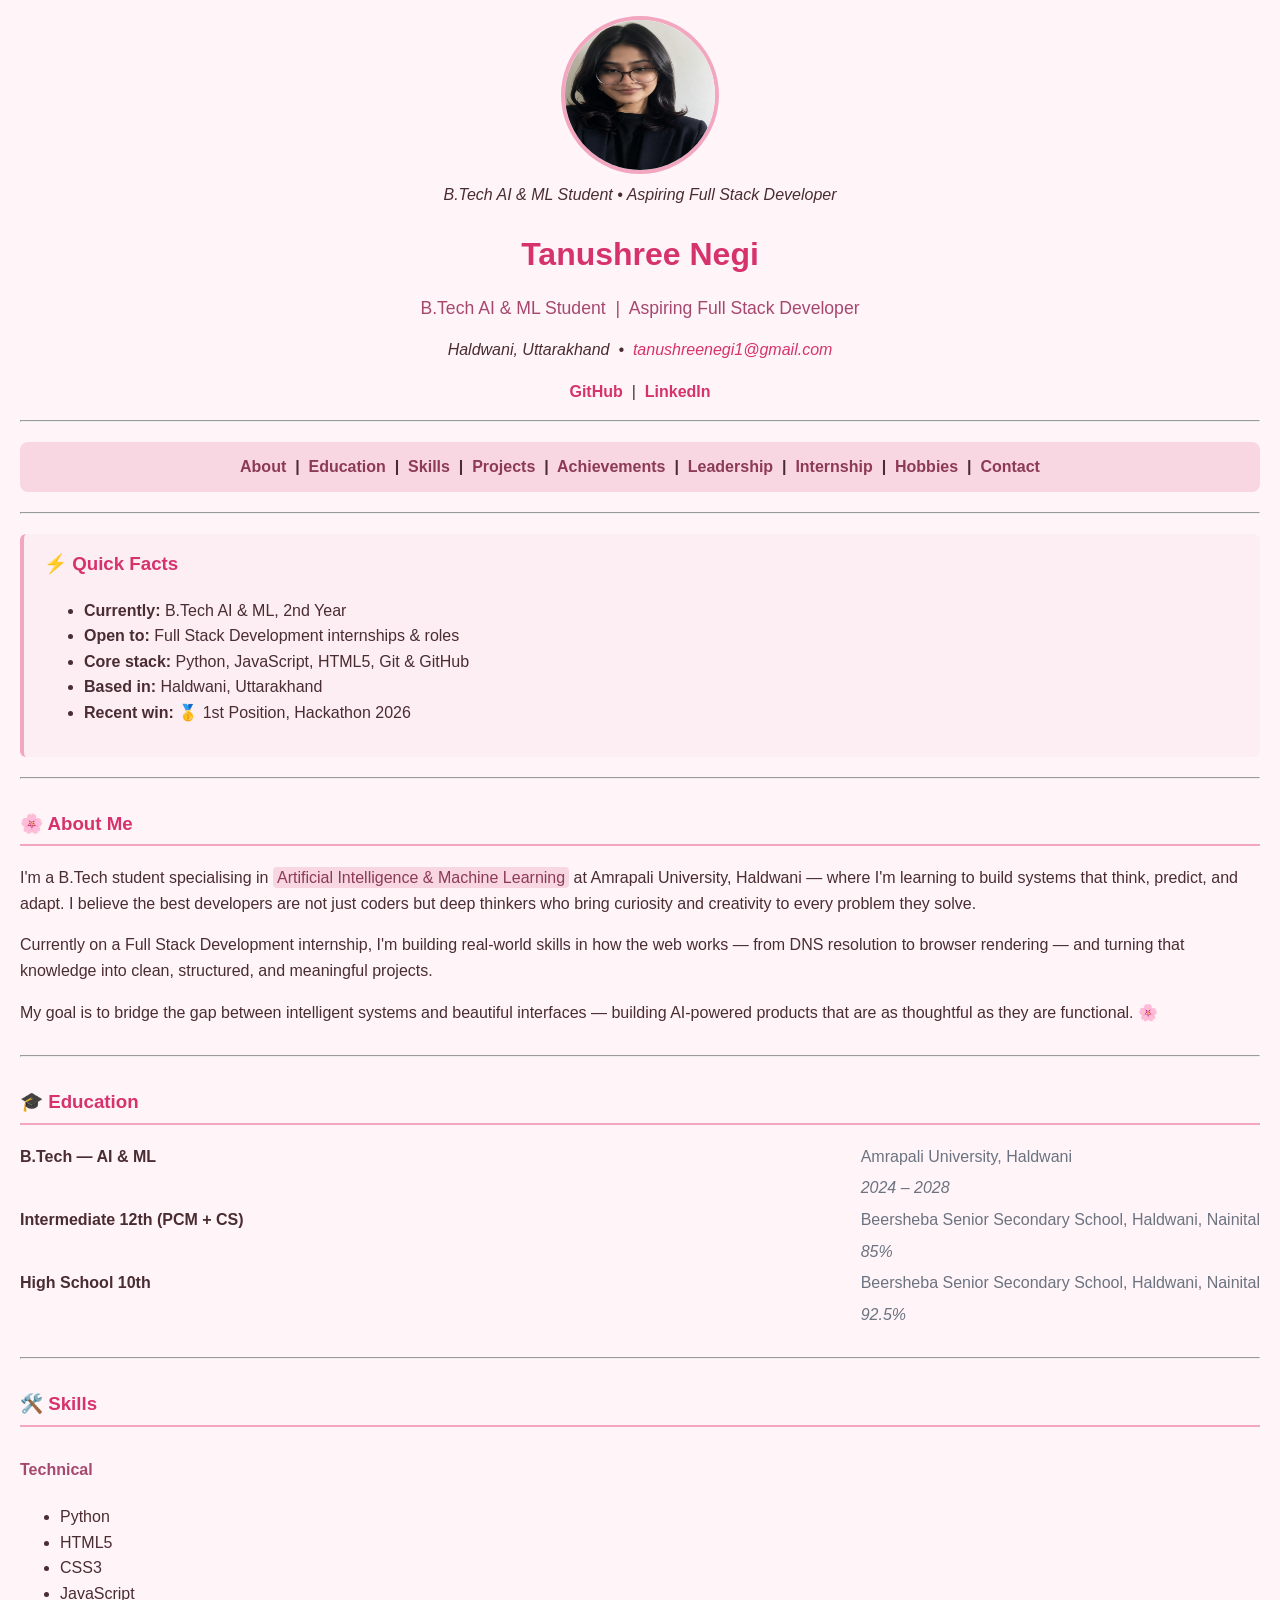
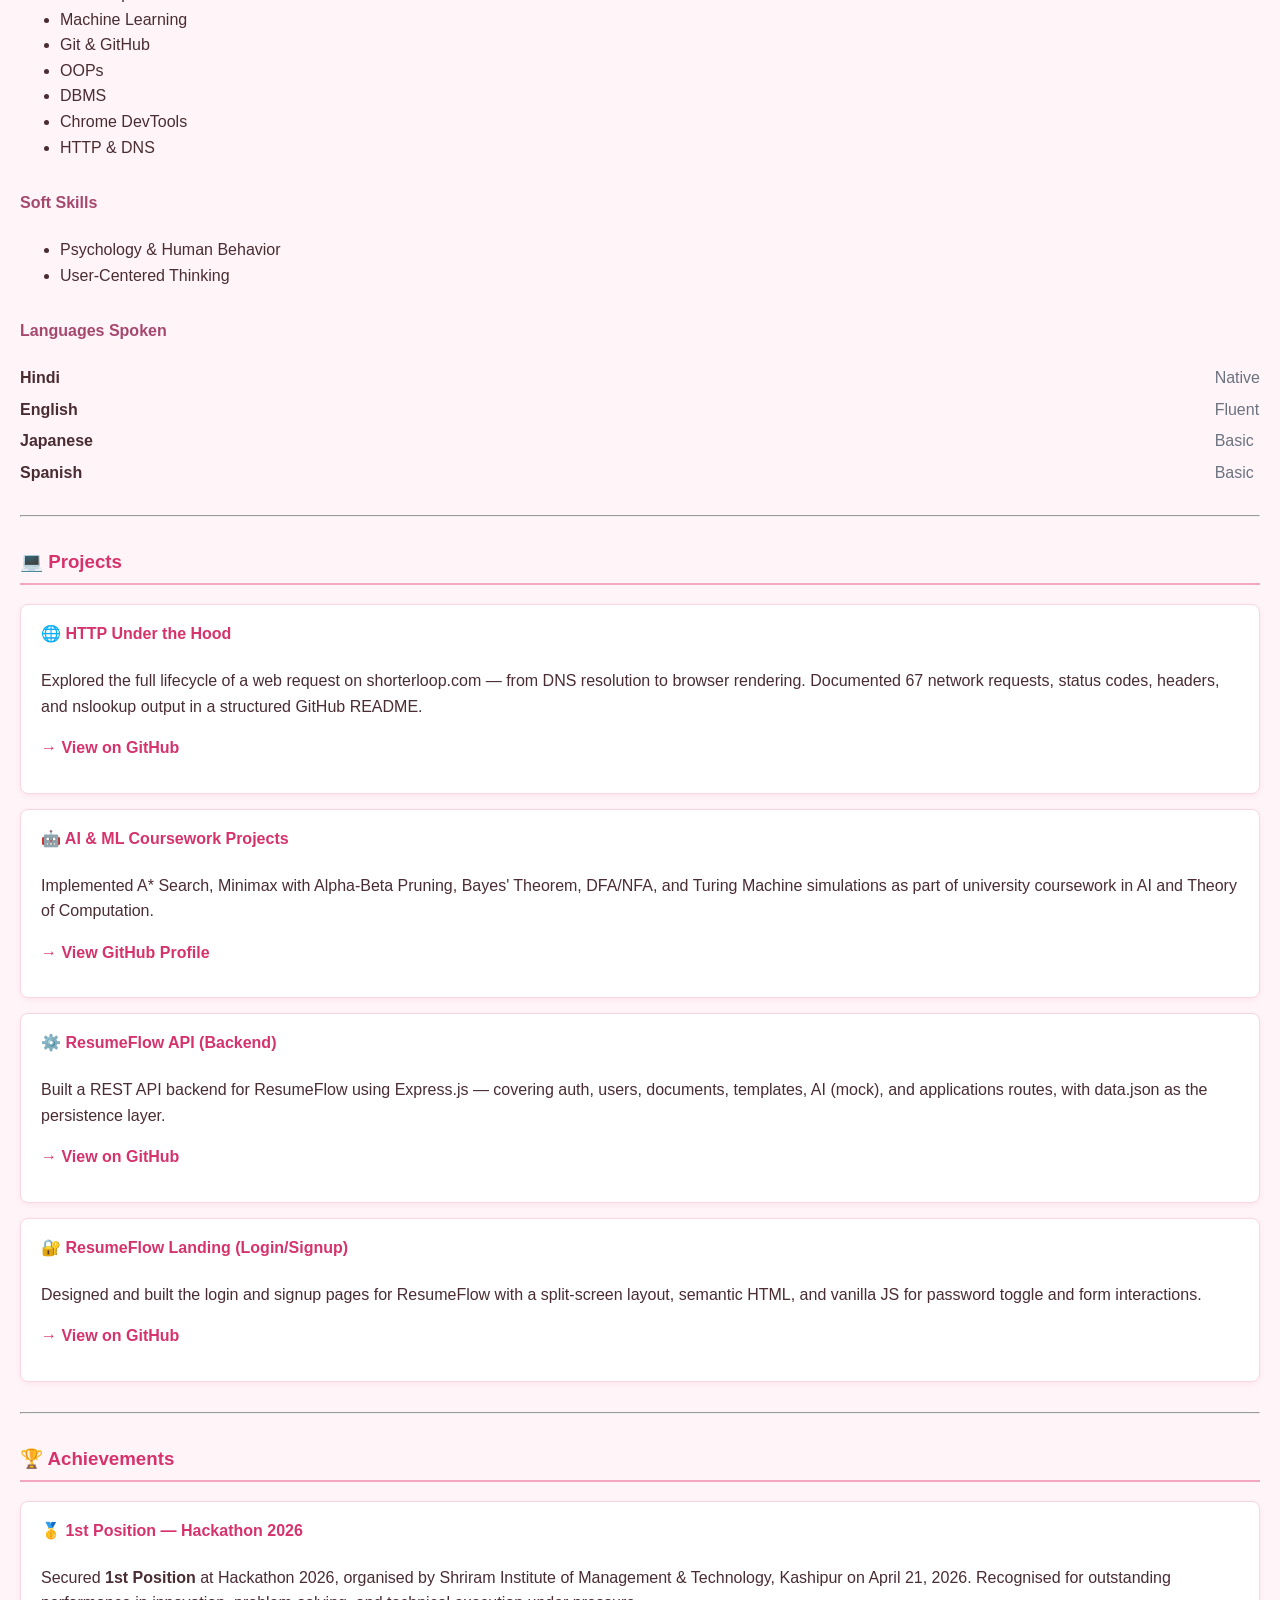
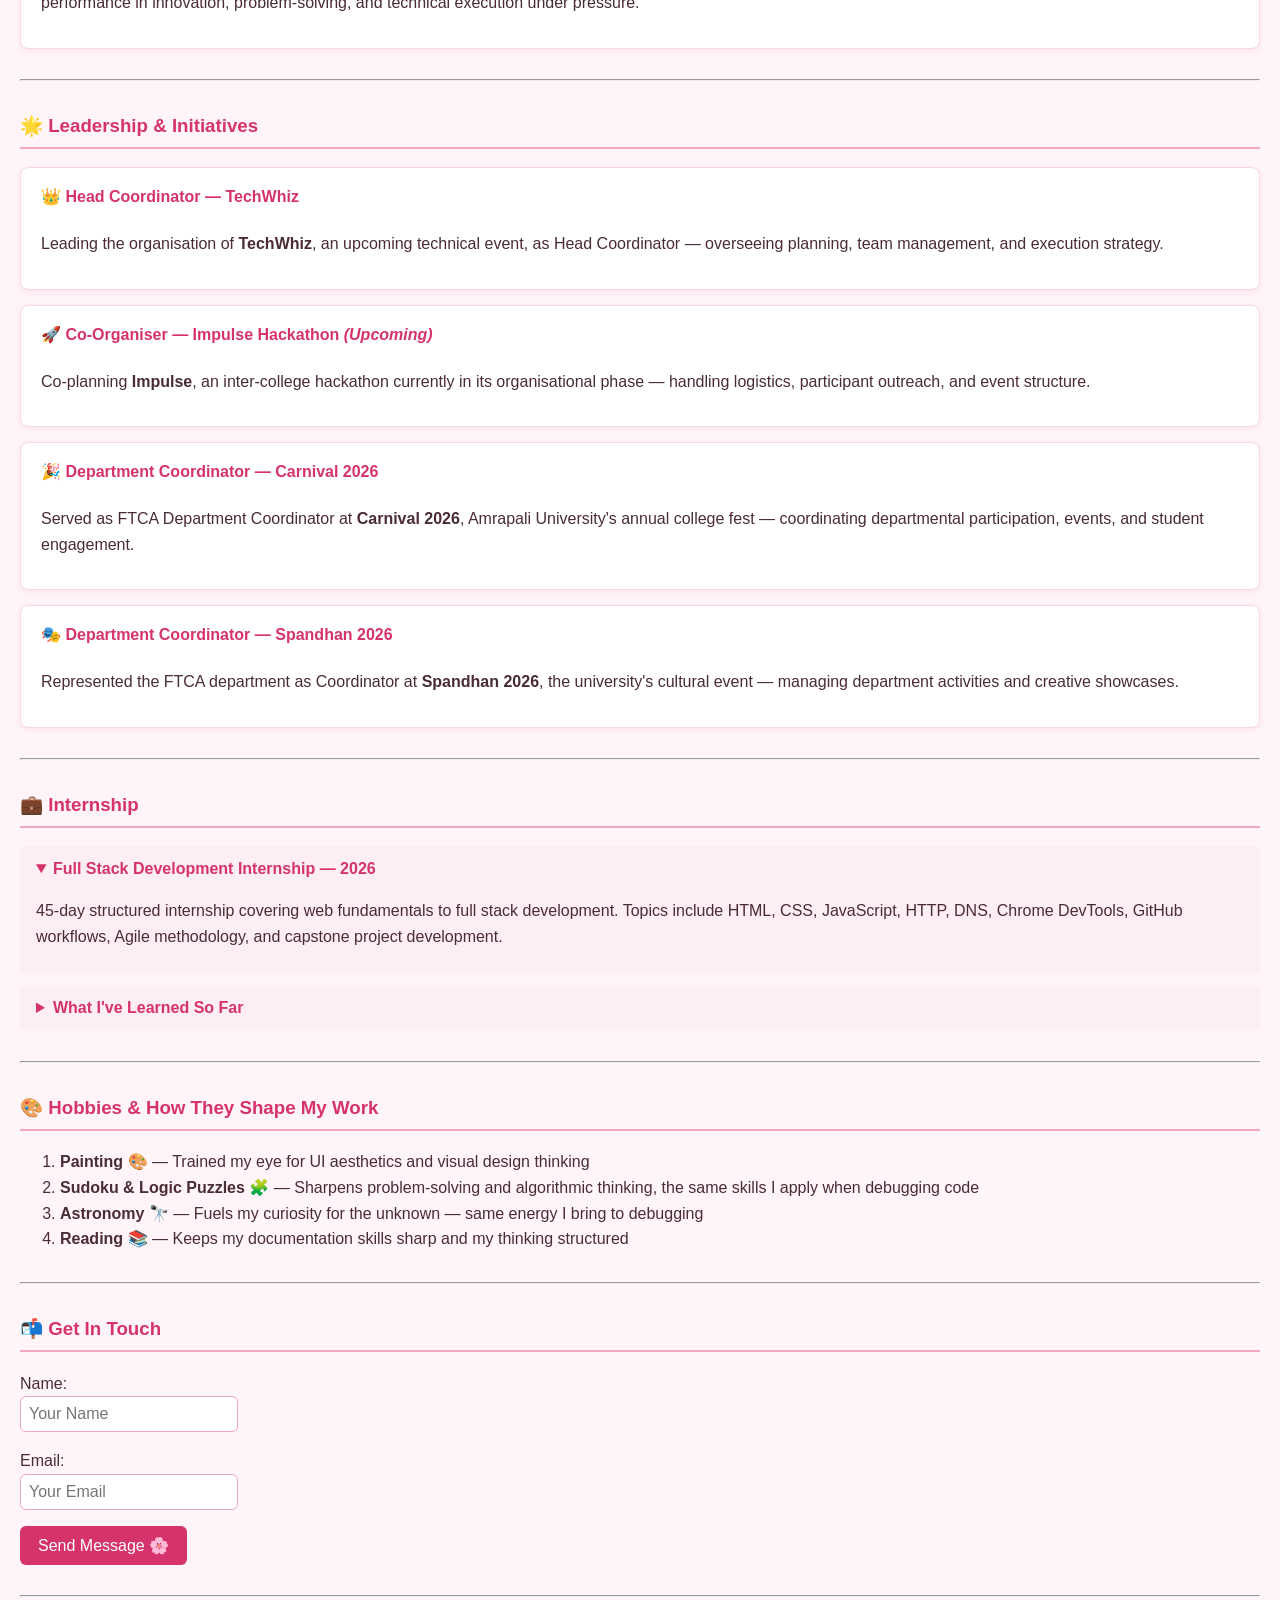
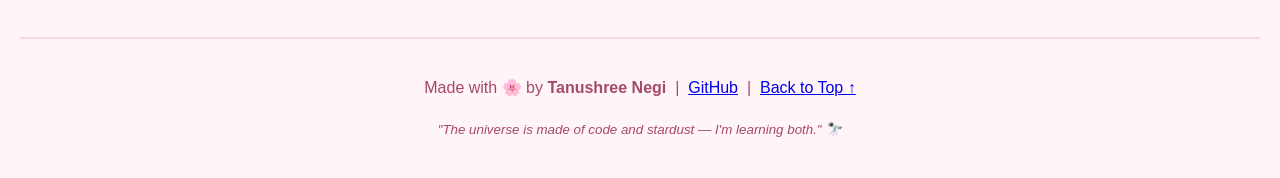
<file: index.html>
<!DOCTYPE html>
<html lang="en">

<head>
  <meta charset="UTF-8" />
  <meta name="viewport" content="width=device-width, initial-scale=1.0" />
  <title>Tanushree Negi — Aspiring Full Stack Developer</title>
  <link rel="stylesheet" href="style.css" />
</head>

<body id="top">
  <!-- ============ HEADER ============ -->
  <header class="centered">
    <figure>
      <img src="profile.png" alt="Tanushree Negi" width="150" height="150" />
      <figcaption><em>B.Tech AI & ML Student • Aspiring Full Stack Developer</em></figcaption>
    </figure>

    <hgroup>
      <h1>Tanushree Negi</h1>
      <h2>B.Tech AI & ML Student &nbsp;|&nbsp; Aspiring Full Stack Developer</h2>
    </hgroup>

    <address>
      Haldwani, Uttarakhand &nbsp;•&nbsp;
      <a href="mailto:tanushreenegi1@gmail.com">tanushreenegi1@gmail.com</a>
    </address>

    <p>
      <a href="https://github.com/TANUSHREENEGI-DEV" target="_blank" rel="noopener"><strong>GitHub</strong></a>
      &nbsp;|&nbsp;
      <a href="https://www.linkedin.com/in/tanushree-negi-36230741a" target="_blank" rel="noopener"><strong>LinkedIn</strong></a>
    </p>
  </header>

  <hr />

  <!-- ============ NAV ============ -->
  <nav class="centered">
    <strong>
      <a href="#about">About</a> &nbsp;|&nbsp;
      <a href="#education">Education</a> &nbsp;|&nbsp;
      <a href="#skills">Skills</a> &nbsp;|&nbsp;
      <a href="#projects">Projects</a> &nbsp;|&nbsp;
      <a href="#achievements">Achievements</a> &nbsp;|&nbsp;
      <a href="#leadership">Leadership</a> &nbsp;|&nbsp;
      <a href="#internship">Internship</a> &nbsp;|&nbsp;
      <a href="#hobbies">Hobbies</a> &nbsp;|&nbsp;
      <a href="#contact">Contact</a>
    </strong>
  </nav>

  <hr />

  <!-- ============ QUICK FACTS ASIDE ============ -->
  <aside>
    <h3>⚡ Quick Facts</h3>
    <ul>
      <li><strong>Currently:</strong> B.Tech AI & ML, 2nd Year</li>
      <li><strong>Open to:</strong> Full Stack Development internships & roles</li>
      <li><strong>Core stack:</strong> Python, JavaScript, HTML5, Git & GitHub</li>
      <li><strong>Based in:</strong> Haldwani, Uttarakhand</li>
      <li><strong>Recent win:</strong> 🥇 1st Position, Hackathon 2026</li>
    </ul>
  </aside>

  <hr />

  <!-- ============ MAIN ============ -->
  <main>

    <!-- ABOUT -->
    <section id="about">
      <h3>🌸 About Me</h3>
      <p>
        I'm a B.Tech student specialising in <mark>Artificial Intelligence & Machine Learning</mark>
        at Amrapali University, Haldwani — where I'm learning to build systems that think,
        predict, and adapt. I believe the best developers are not just coders but deep
        thinkers who bring curiosity and creativity to every problem they solve.
      </p>
      <p>
        Currently on a Full Stack Development internship, I'm building real-world skills in
        how the web works — from DNS resolution to browser rendering — and turning that
        knowledge into clean, structured, and meaningful projects.
      </p>
      <p>
        My goal is to bridge the gap between intelligent systems and beautiful interfaces —
        building AI-powered products that are as thoughtful as they are functional. 🌸
      </p>
    </section>

    <hr />

    <!-- EDUCATION -->
    <section id="education">
      <h3>🎓 Education</h3>

      <dl class="education-list">
        <dt>B.Tech — AI &amp; ML</dt>
        <dd>Amrapali University, Haldwani</dd>
        <dd class="meta">2024 – 2028</dd>

        <dt>Intermediate 12th (PCM + CS)</dt>
        <dd>Beersheba Senior Secondary School, Haldwani, Nainital</dd>
        <dd class="meta">85%</dd>

        <dt>High School 10th</dt>
        <dd>Beersheba Senior Secondary School, Haldwani, Nainital</dd>
        <dd class="meta">92.5%</dd>
      </dl>
    </section>

    <hr />

    <!-- SKILLS -->
    <section id="skills">
      <h3>🛠️ Skills</h3>

      <section>
        <h4>Technical</h4>
        <ul>
          <li>Python</li>
          <li>HTML5</li>
          <li>CSS3</li>
          <li>JavaScript</li>
          <li>Machine Learning</li>
          <li>Git & GitHub</li>
          <li>OOPs</li>
          <li>DBMS</li>
          <li>Chrome DevTools</li>
          <li>HTTP & DNS</li>
        </ul>
      </section>

      <section>
        <h4>Soft Skills</h4>
        <ul>
          <li>Psychology & Human Behavior</li>
          <li>User-Centered Thinking</li>
        </ul>
      </section>

      <section>
        <h4>Languages Spoken</h4>
        <dl class="language-list">
          <dt>Hindi</dt>
          <dd>Native</dd>

          <dt>English</dt>
          <dd>Fluent</dd>

          <dt>Japanese</dt>
          <dd>Basic</dd>

          <dt>Spanish</dt>
          <dd>Basic</dd>
        </dl>
      </section>
    </section>

    <hr />

    <!-- PROJECTS -->
    <section id="projects">
      <h3>💻 Projects</h3>

      <article>
        <h4>🌐 HTTP Under the Hood</h4>
        <p>
          Explored the full lifecycle of a web request on shorterloop.com — from DNS
          resolution to browser rendering. Documented 67 network requests, status codes,
          headers, and nslookup output in a structured GitHub README.
        </p>
        <p>
          <a href="https://github.com/TANUSHREENEGI-DEV/http-under-the-hood" target="_blank" rel="noopener">
            → View on GitHub
          </a>
        </p>
      </article>

      <article>
        <h4>🤖 AI & ML Coursework Projects</h4>
        <p>
          Implemented A* Search, Minimax with Alpha-Beta Pruning, Bayes' Theorem, DFA/NFA,
          and Turing Machine simulations as part of university coursework in AI and Theory
          of Computation.
        </p>
        <p>
          <a href="https://github.com/TANUSHREENEGI-DEV" target="_blank" rel="noopener">
            → View GitHub Profile
          </a>
        </p>
      </article>

      <article>
        <h4>⚙️ ResumeFlow API (Backend)</h4>
        <p>
          Built a REST API backend for ResumeFlow using Express.js — covering auth,
          users, documents, templates, AI (mock), and applications routes, with
          data.json as the persistence layer.
        </p>
        <p>
          <a href="https://github.com/TANUSHREENEGI-DEV/resume-api" target="_blank" rel="noopener">
            → View on GitHub
          </a>
        </p>
      </article>

      <article>
        <h4>🔐 ResumeFlow Landing (Login/Signup)</h4>
        <p>
          Designed and built the login and signup pages for ResumeFlow with a
          split-screen layout, semantic HTML, and vanilla JS for password toggle
          and form interactions.
        </p>
        <p>
          <a href="https://github.com/TANUSHREENEGI-DEV/resume-landing" target="_blank" rel="noopener">
            → View on GitHub
          </a>
        </p>
      </article>
    </section>

    <hr />

    <!-- ACHIEVEMENTS -->
    <section id="achievements">
      <h3>🏆 Achievements</h3>
      <article>
        <h4>🥇 1st Position — Hackathon 2026</h4>
        <p>
          Secured <strong>1st Position</strong> at Hackathon 2026, organised by Shriram
          Institute of Management & Technology, Kashipur on April 21, 2026. Recognised for
          outstanding performance in innovation, problem-solving, and technical execution
          under pressure.
        </p>
      </article>
    </section>

    <hr />

    <!-- LEADERSHIP -->
    <section id="leadership">
      <h3>🌟 Leadership & Initiatives</h3>

      <article>
        <h4>👑 Head Coordinator — TechWhiz</h4>
        <p>
          Leading the organisation of <strong>TechWhiz</strong>, an upcoming technical event,
          as Head Coordinator — overseeing planning, team management, and execution strategy.
        </p>
      </article>

      <article>
        <h4>🚀 Co-Organiser — Impulse Hackathon <em>(Upcoming)</em></h4>
        <p>
          Co-planning <strong>Impulse</strong>, an inter-college hackathon currently in its
          organisational phase — handling logistics, participant outreach, and event structure.
        </p>
      </article>

      <article>
        <h4>🎉 Department Coordinator — Carnival 2026</h4>
        <p>
          Served as FTCA Department Coordinator at <strong>Carnival 2026</strong>, Amrapali
          University's annual college fest — coordinating departmental participation, events,
          and student engagement.
        </p>
      </article>

      <article>
        <h4>🎭 Department Coordinator — Spandhan 2026</h4>
        <p>
          Represented the FTCA department as Coordinator at <strong>Spandhan 2026</strong>,
          the university's cultural event — managing department activities and creative
          showcases.
        </p>
      </article>
    </section>

    <hr />

    <!-- INTERNSHIP -->
    <section id="internship">
      <h3>💼 Internship</h3>
      <details open>
        <summary><strong>Full Stack Development Internship — 2026</strong></summary>
        <p>
          45-day structured internship covering web fundamentals to full stack development.
          Topics include HTML, CSS, JavaScript, HTTP, DNS, Chrome DevTools, GitHub workflows,
          Agile methodology, and capstone project development.
        </p>
      </details>
      <details>
        <summary><strong>What I've Learned So Far</strong></summary>
        <p>
          How browsers load websites (DNS → TCP → HTTP → Render), semantic HTML, GitHub
          repository management, network request analysis using DevTools, and writing
          professional technical documentation.
        </p>
      </details>
    </section>

    <hr />

    <!-- HOBBIES -->
    <section id="hobbies">
      <h3>🎨 Hobbies & How They Shape My Work</h3>
      <ol>
        <li><strong>Painting 🎨</strong> — Trained my eye for UI aesthetics and visual design thinking</li>
        <li><strong>Sudoku & Logic Puzzles 🧩</strong> — Sharpens problem-solving and algorithmic thinking, the same
          skills I apply when debugging code</li>
        <li><strong>Astronomy 🔭</strong> — Fuels my curiosity for the unknown — same energy I bring to debugging</li>
        <li><strong>Reading 📚</strong> — Keeps my documentation skills sharp and my thinking structured</li>
      </ol>
    </section>

    <hr />

    <!-- CONTACT -->
    <section id="contact">
      <h3>📬 Get In Touch</h3>
      <form>
        <p>
          <label for="name">Name:</label><br />
          <input type="text" id="name" name="name" placeholder="Your Name" />
        </p>
        <p>
          <label for="email">Email:</label><br />
          <input type="email" id="email" name="email" placeholder="Your Email" />
        </p>
        <p>
          <button type="submit">Send Message 🌸</button>
        </p>
      </form>
    </section>

  </main>

  <hr />

  <!-- ============ FOOTER ============ -->
  <footer class="centered">
    <p>
      Made with 🌸 by <strong>Tanushree Negi</strong> &nbsp;|&nbsp;
      <a href="https://github.com/TANUSHREENEGI-DEV" target="_blank" rel="noopener">GitHub</a>
      &nbsp;|&nbsp;
      <a href="#top">Back to Top ↑</a>
    </p>
    <p>
      <small><em>"The universe is made of code and stardust — I'm learning both." 🔭</em></small>
    </p>
  </footer>

</body>

</html>
</file>
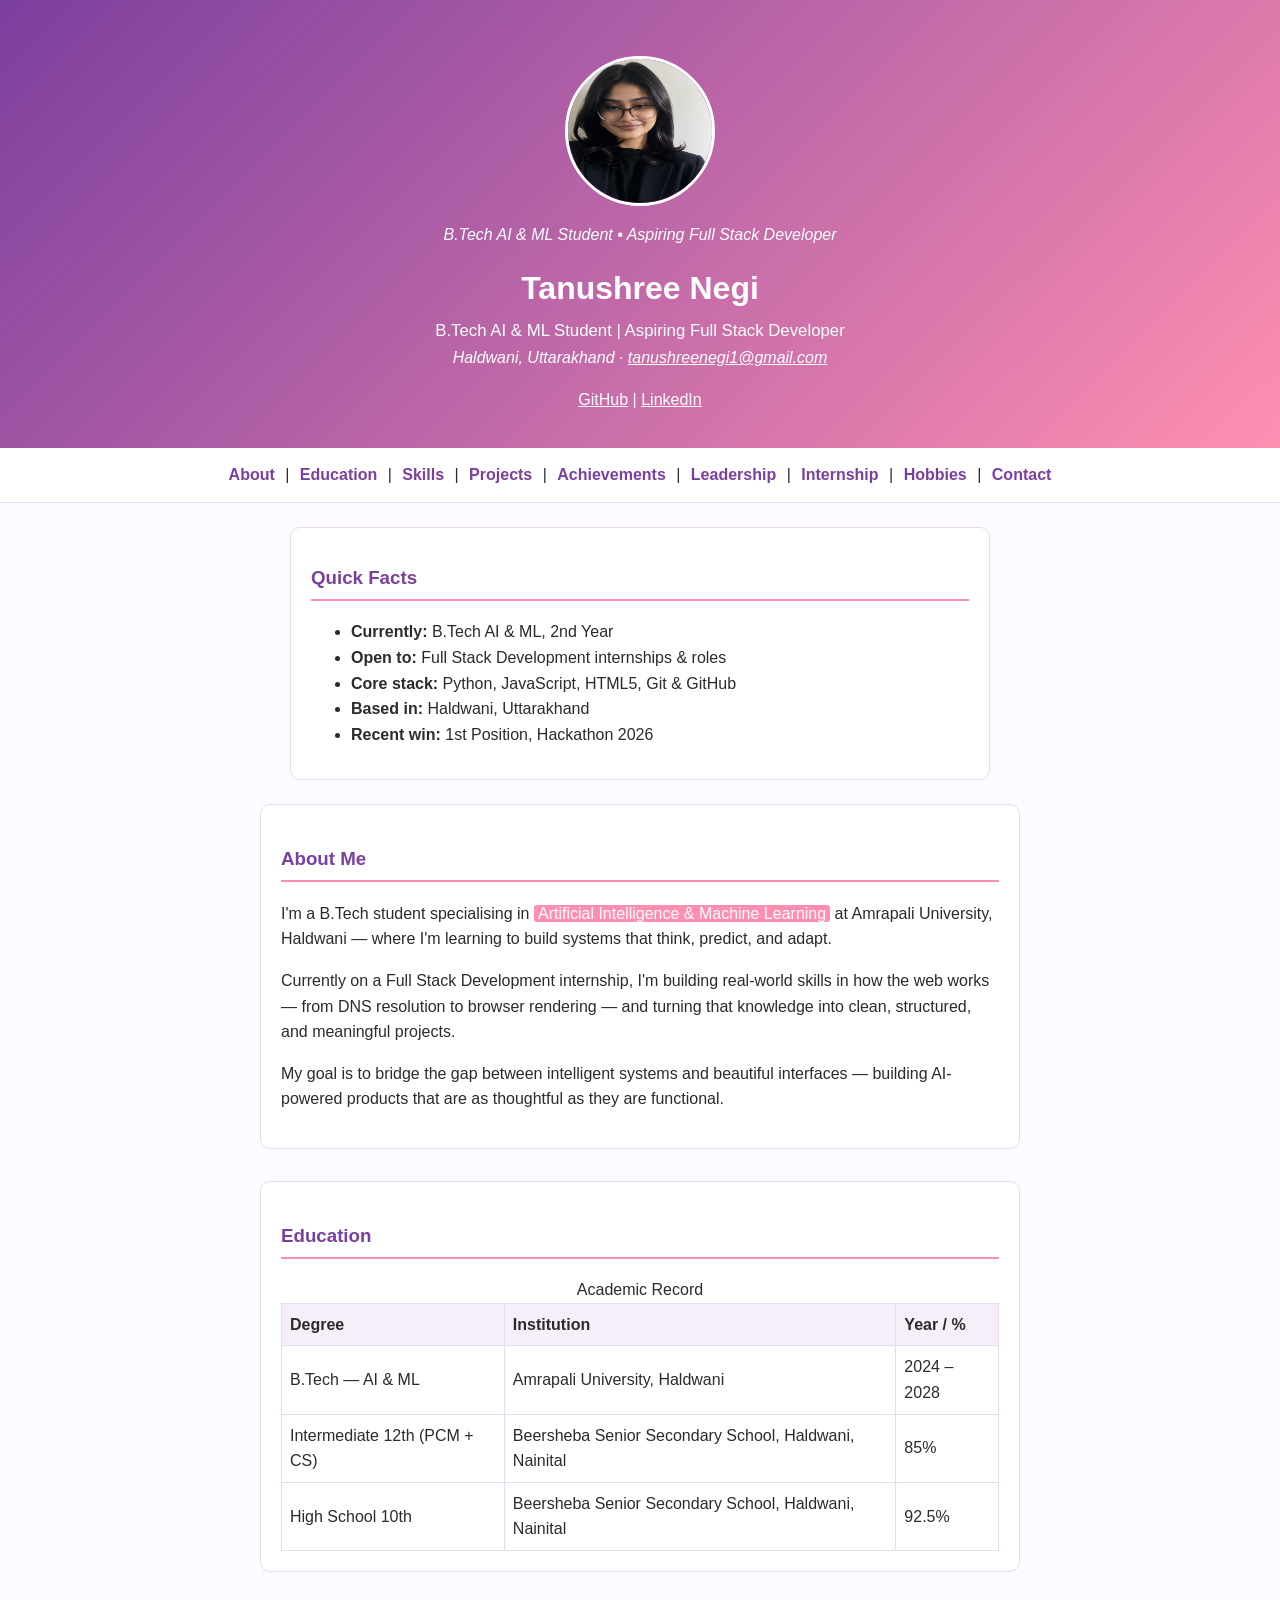
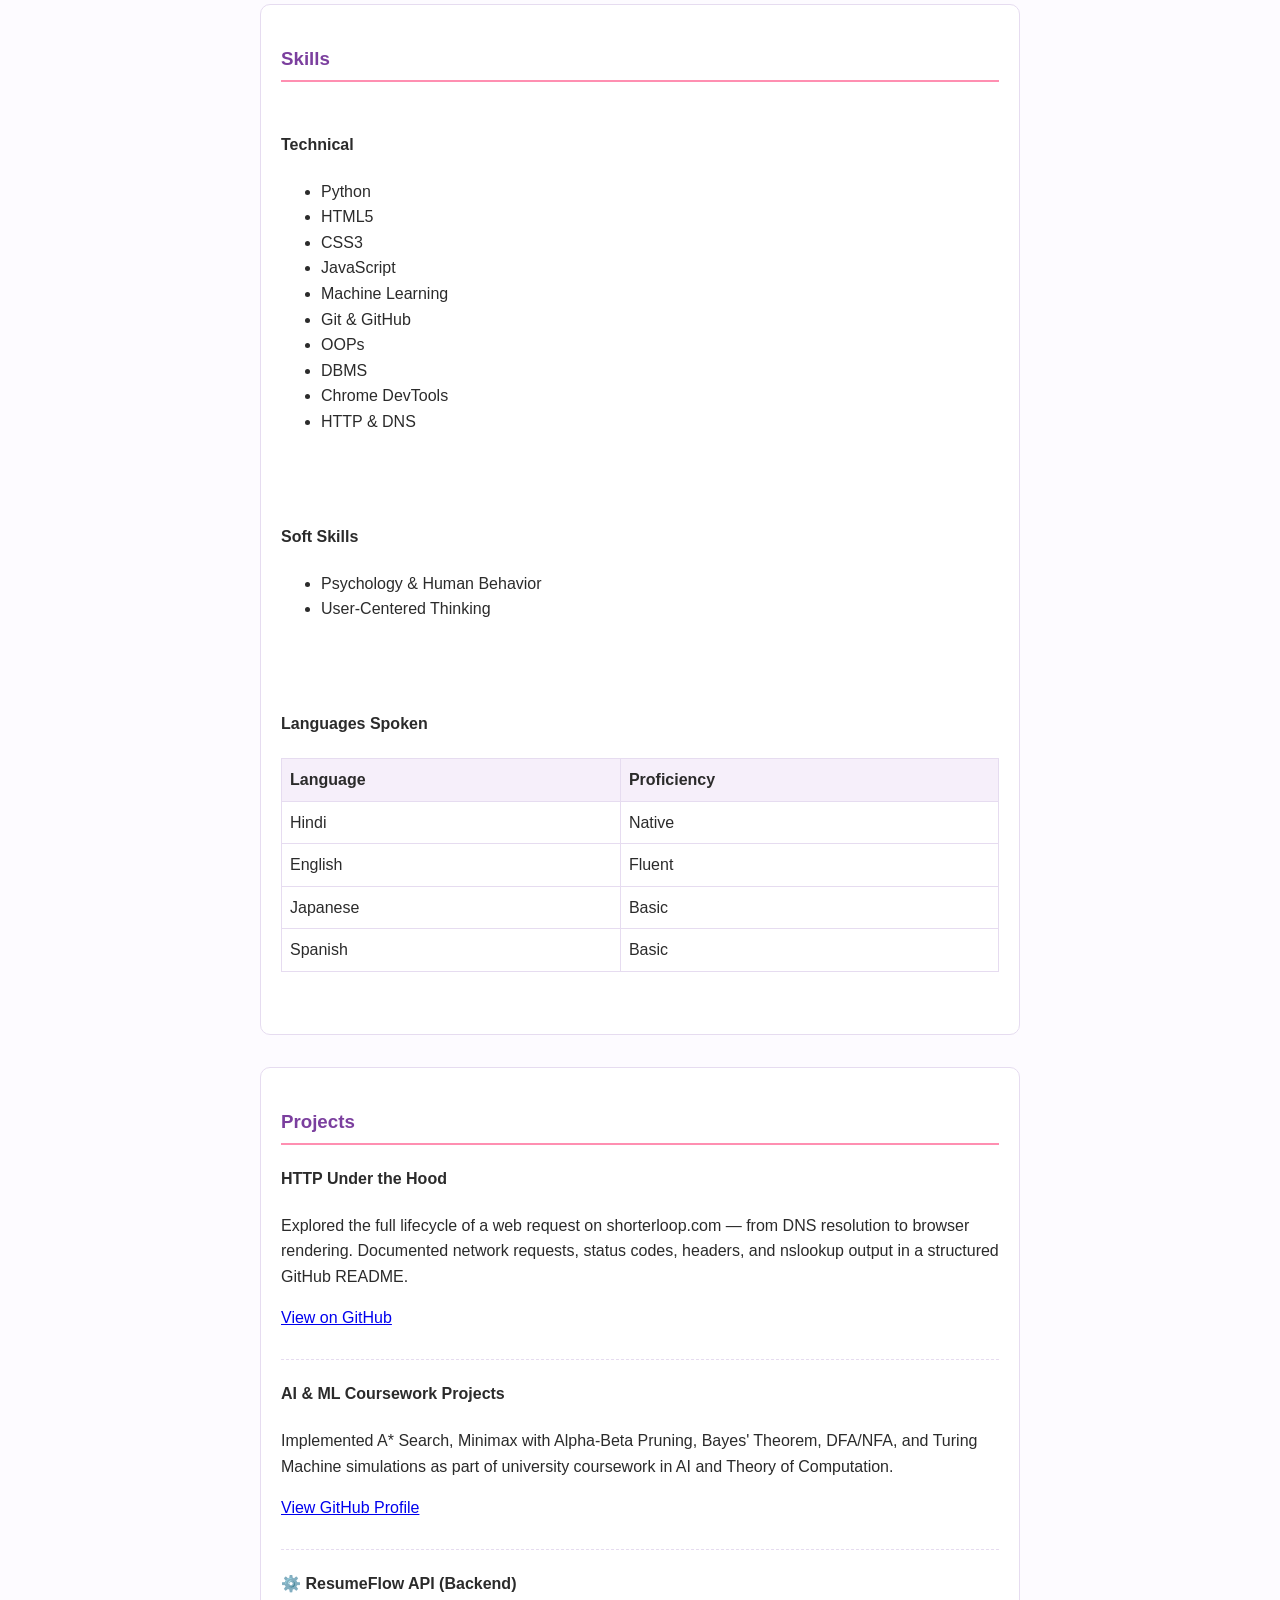
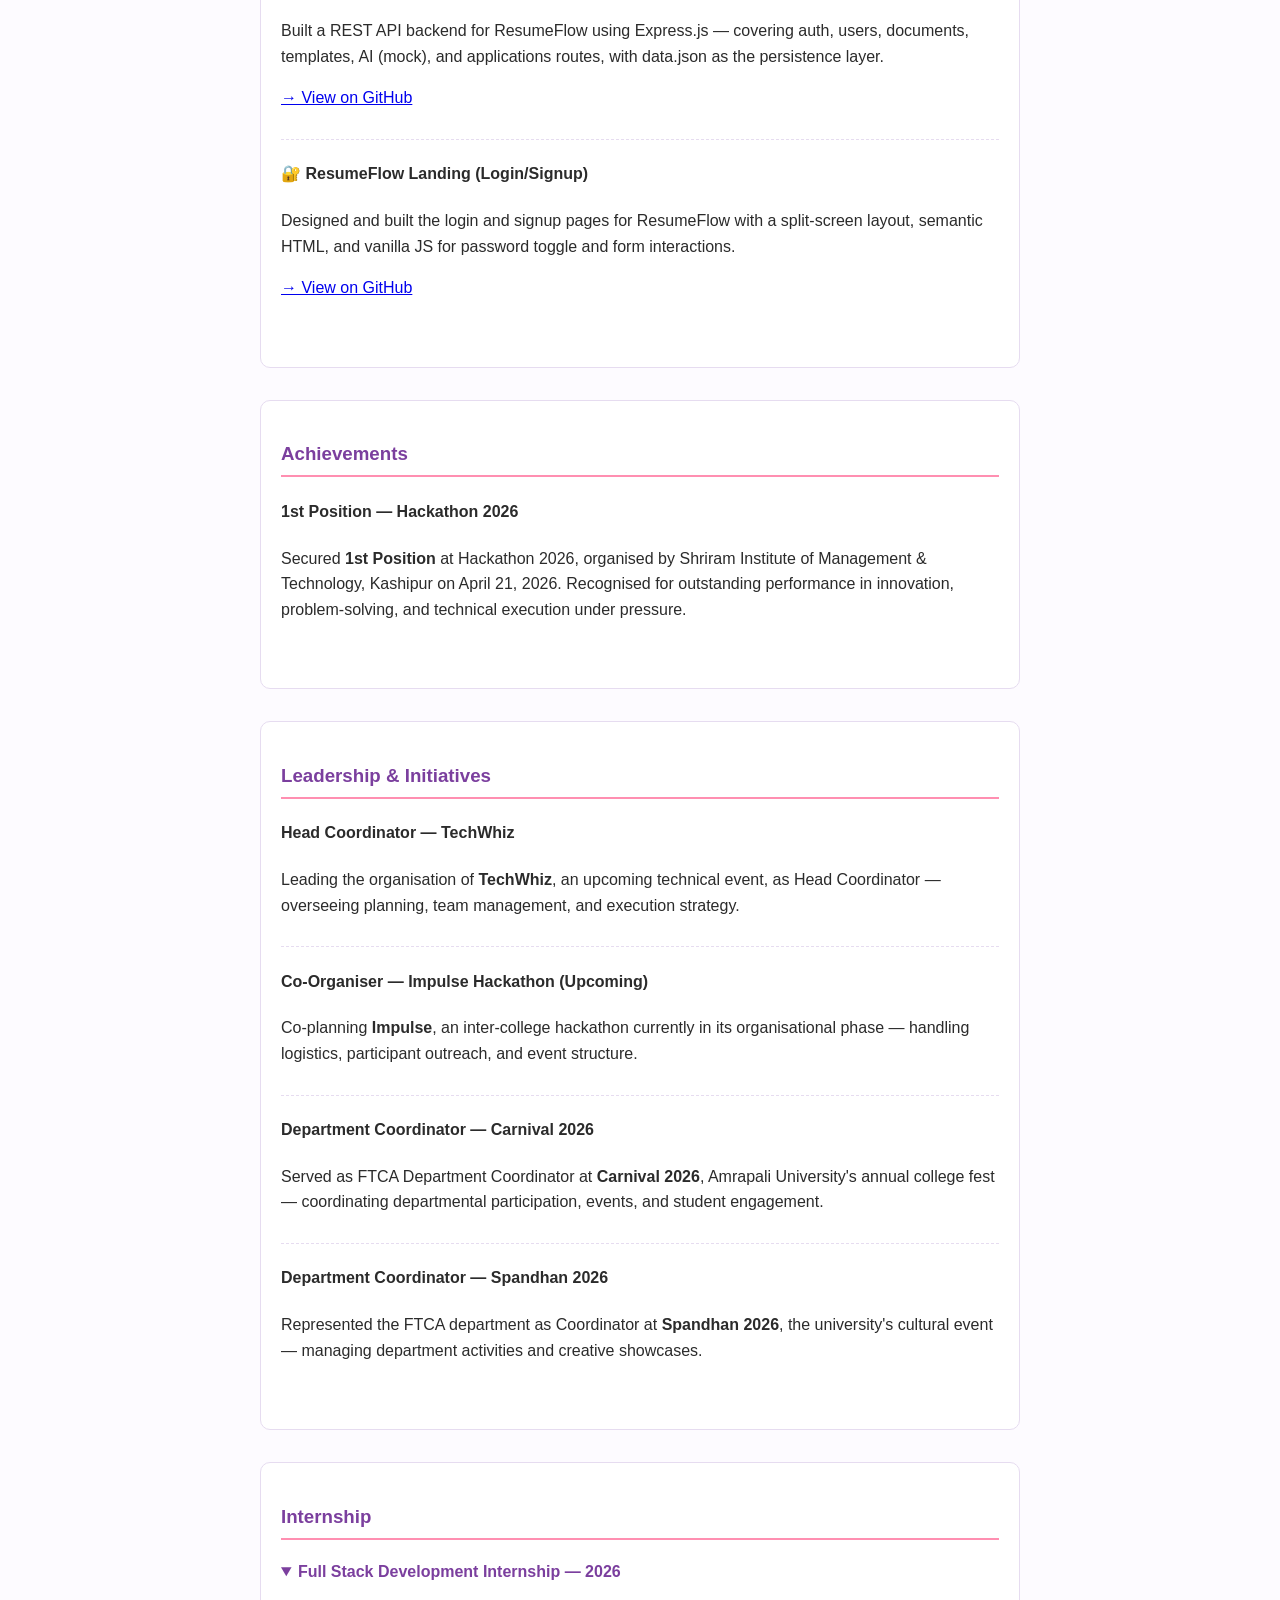
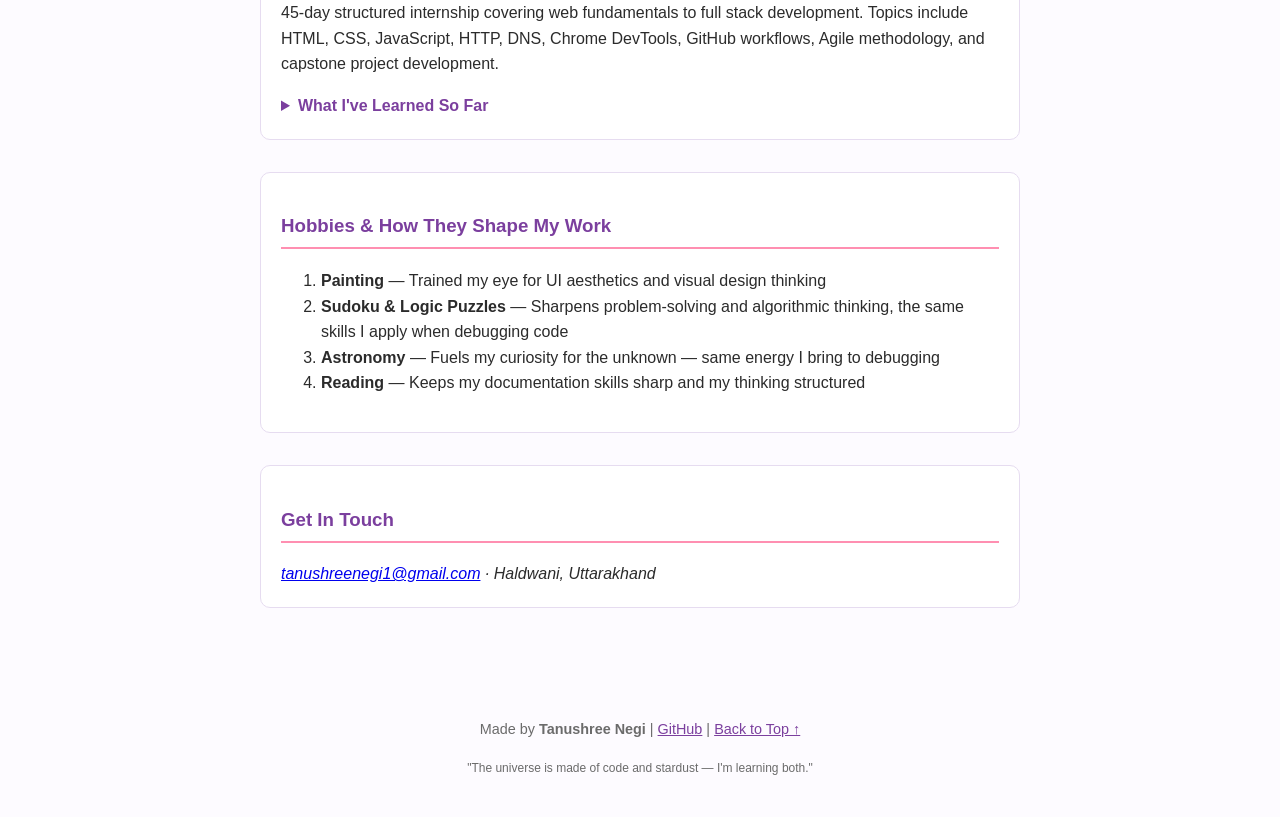
<file: revamp/index.html>
<!DOCTYPE html>
<html lang="en">
<head>
<meta charset="UTF-8" />
<meta name="viewport" content="width=device-width, initial-scale=1.0"/>
<title>Tanushree Negi — Aspiring Full Stack Developer</title>
<link rel="stylesheet" href="style.css" />
</head>
<body id="top">

<header>
  <figure>
    <img src="profile.png" alt="Tanushree Negi" width="150" height="150" />
    <figcaption>B.Tech AI &amp; ML Student • Aspiring Full Stack Developer</figcaption>
  </figure>
  <hgroup>
    <h1>Tanushree Negi</h1>
    <h2>B.Tech AI &amp; ML Student | Aspiring Full Stack Developer</h2>
  </hgroup>
  <address>
    Haldwani, Uttarakhand ·
    <a href="mailto:tanushreenegi1@gmail.com">tanushreenegi1@gmail.com</a>
  </address>
  <p>
    <a href="https://github.com/TANUSHREENEGI-DEV" target="_blank" rel="noopener">GitHub</a>
    |
    <a href="https://www.linkedin.com/in/tanushree-negi-36230741a" target="_blank" rel="noopener">LinkedIn</a>
  </p>
</header>

<nav>
  <a href="#about">About</a> |
  <a href="#education">Education</a> |
  <a href="#skills">Skills</a> |
  <a href="#projects">Projects</a> |
  <a href="#achievements">Achievements</a> |
  <a href="#leadership">Leadership</a> |
  <a href="#internship">Internship</a> |
  <a href="#hobbies">Hobbies</a> |
  <a href="#contact">Contact</a>
</nav>

<aside>
  <h3>Quick Facts</h3>
  <ul>
    <li><strong>Currently:</strong> B.Tech AI &amp; ML, 2nd Year</li>
    <li><strong>Open to:</strong> Full Stack Development internships &amp; roles</li>
    <li><strong>Core stack:</strong> Python, JavaScript, HTML5, Git &amp; GitHub</li>
    <li><strong>Based in:</strong> Haldwani, Uttarakhand</li>
    <li><strong>Recent win:</strong> 1st Position, Hackathon 2026</li>
  </ul>
</aside>

<main>

  <section id="about">
    <h3>About Me</h3>
    <p>
      I'm a B.Tech student specialising in <mark>Artificial Intelligence &amp; Machine Learning</mark>
      at Amrapali University, Haldwani — where I'm learning to build systems that think,
      predict, and adapt.
    </p>
    <p>
      Currently on a Full Stack Development internship, I'm building real-world skills in
      how the web works — from DNS resolution to browser rendering — and turning that
      knowledge into clean, structured, and meaningful projects.
    </p>
    <p>
      My goal is to bridge the gap between intelligent systems and beautiful interfaces —
      building AI-powered products that are as thoughtful as they are functional.
    </p>
  </section>

  <section id="education">
    <h3>Education</h3>
    <table>
      <caption>Academic Record</caption>
      <thead>
        <tr><th>Degree</th><th>Institution</th><th>Year / %</th></tr>
      </thead>
      <tbody>
        <tr><td>B.Tech — AI &amp; ML</td><td>Amrapali University, Haldwani</td><td>2024 – 2028</td></tr>
        <tr><td>Intermediate 12th (PCM + CS)</td><td>Beersheba Senior Secondary School, Haldwani, Nainital</td><td>85%</td></tr>
        <tr><td>High School 10th</td><td>Beersheba Senior Secondary School, Haldwani, Nainital</td><td>92.5%</td></tr>
      </tbody>
    </table>
  </section>

  <section id="skills">
    <h3>Skills</h3>

    <section>
      <h4>Technical</h4>
      <ul>
        <li>Python</li><li>HTML5</li><li>CSS3</li><li>JavaScript</li>
        <li>Machine Learning</li><li>Git &amp; GitHub</li><li>OOPs</li>
        <li>DBMS</li><li>Chrome DevTools</li><li>HTTP &amp; DNS</li>
      </ul>
    </section>

    <section>
      <h4>Soft Skills</h4>
      <ul>
        <li>Psychology &amp; Human Behavior</li>
        <li>User-Centered Thinking</li>
      </ul>
    </section>

    <section>
      <h4>Languages Spoken</h4>
      <table>
        <thead><tr><th>Language</th><th>Proficiency</th></tr></thead>
        <tbody>
          <tr><td>Hindi</td><td>Native</td></tr>
          <tr><td>English</td><td>Fluent</td></tr>
          <tr><td>Japanese</td><td>Basic</td></tr>
          <tr><td>Spanish</td><td>Basic</td></tr>
        </tbody>
      </table>
    </section>
  </section>

  <section id="projects">
    <h3>Projects</h3>

    <article>
      <h4>HTTP Under the Hood</h4>
      <p>
        Explored the full lifecycle of a web request on shorterloop.com — from DNS
        resolution to browser rendering. Documented network requests, status codes,
        headers, and nslookup output in a structured GitHub README.
      </p>
      <p>
        <a href="https://github.com/TANUSHREENEGI-DEV/http-under-the-hood" target="_blank" rel="noopener">
          View on GitHub
        </a>
      </p>
    </article>

    <article>
      <h4>AI &amp; ML Coursework Projects</h4>
      <p>
        Implemented A* Search, Minimax with Alpha-Beta Pruning, Bayes' Theorem, DFA/NFA,
        and Turing Machine simulations as part of university coursework in AI and Theory
        of Computation.
      </p>
      <p>
        <a href="https://github.com/TANUSHREENEGI-DEV" target="_blank" rel="noopener">
          View GitHub Profile
        </a>
      </p>
    </article>

    <article>
      <h4>⚙️ ResumeFlow API (Backend)</h4>
      <p>
        Built a REST API backend for ResumeFlow using Express.js — covering auth,
        users, documents, templates, AI (mock), and applications routes, with
        data.json as the persistence layer.
      </p>
      <p>
        <a href="https://github.com/TANUSHREENEGI-DEV/resume-api" target="_blank" rel="noopener">
          → View on GitHub
        </a>
      </p>
    </article>

    <article>
      <h4>🔐 ResumeFlow Landing (Login/Signup)</h4>
      <p>
        Designed and built the login and signup pages for ResumeFlow with a
        split-screen layout, semantic HTML, and vanilla JS for password toggle
        and form interactions.
      </p>
      <p>
        <a href="https://github.com/TANUSHREENEGI-DEV/resume-landing" target="_blank" rel="noopener">
          → View on GitHub
        </a>
      </p>
    </article>
  </section>

  <section id="achievements">
    <h3>Achievements</h3>
    <article>
      <h4>1st Position — Hackathon 2026</h4>
      <p>
        Secured <strong>1st Position</strong> at Hackathon 2026, organised by Shriram
        Institute of Management &amp; Technology, Kashipur on April 21, 2026. Recognised for
        outstanding performance in innovation, problem-solving, and technical execution
        under pressure.
      </p>
    </article>
  </section>

  <section id="leadership">
    <h3>Leadership &amp; Initiatives</h3>

    <article>
      <h4>Head Coordinator — TechWhiz</h4>
      <p>Leading the organisation of <strong>TechWhiz</strong>, an upcoming technical event, as Head Coordinator — overseeing planning, team management, and execution strategy.</p>
    </article>

    <article>
      <h4>Co-Organiser — Impulse Hackathon (Upcoming)</h4>
      <p>Co-planning <strong>Impulse</strong>, an inter-college hackathon currently in its organisational phase — handling logistics, participant outreach, and event structure.</p>
    </article>

    <article>
      <h4>Department Coordinator — Carnival 2026</h4>
      <p>Served as FTCA Department Coordinator at <strong>Carnival 2026</strong>, Amrapali University's annual college fest — coordinating departmental participation, events, and student engagement.</p>
    </article>

    <article>
      <h4>Department Coordinator — Spandhan 2026</h4>
      <p>Represented the FTCA department as Coordinator at <strong>Spandhan 2026</strong>, the university's cultural event — managing department activities and creative showcases.</p>
    </article>
  </section>

  <section id="internship">
    <h3>Internship</h3>
    <details open>
      <summary><strong>Full Stack Development Internship — 2026</strong></summary>
      <p>
        45-day structured internship covering web fundamentals to full stack development.
        Topics include HTML, CSS, JavaScript, HTTP, DNS, Chrome DevTools, GitHub workflows,
        Agile methodology, and capstone project development.
      </p>
    </details>
    <details>
      <summary><strong>What I've Learned So Far</strong></summary>
      <p>
        How browsers load websites (DNS → TCP → HTTP → Render), semantic HTML, GitHub
        repository management, network request analysis using DevTools, and writing
        professional technical documentation.
      </p>
    </details>
  </section>

  <section id="hobbies">
    <h3>Hobbies &amp; How They Shape My Work</h3>
    <ol>
      <li><strong>Painting</strong> — Trained my eye for UI aesthetics and visual design thinking</li>
      <li><strong>Sudoku &amp; Logic Puzzles</strong> — Sharpens problem-solving and algorithmic thinking, the same skills I apply when debugging code</li>
      <li><strong>Astronomy</strong> — Fuels my curiosity for the unknown — same energy I bring to debugging</li>
      <li><strong>Reading</strong> — Keeps my documentation skills sharp and my thinking structured</li>
    </ol>
  </section>

  <section id="contact">
    <h3>Get In Touch</h3>
    <address>
      <a href="mailto:tanushreenegi1@gmail.com">tanushreenegi1@gmail.com</a> ·
      Haldwani, Uttarakhand
    </address>
  </section>

</main>

<footer>
  <p>
    Made by <strong>Tanushree Negi</strong> |
    <a href="https://github.com/TANUSHREENEGI-DEV" target="_blank" rel="noopener">GitHub</a>
    |
    <a href="#top">Back to Top ↑</a>
  </p>
  <p><small>"The universe is made of code and stardust — I'm learning both."</small></p>
</footer>

</body>
</html>
</file>
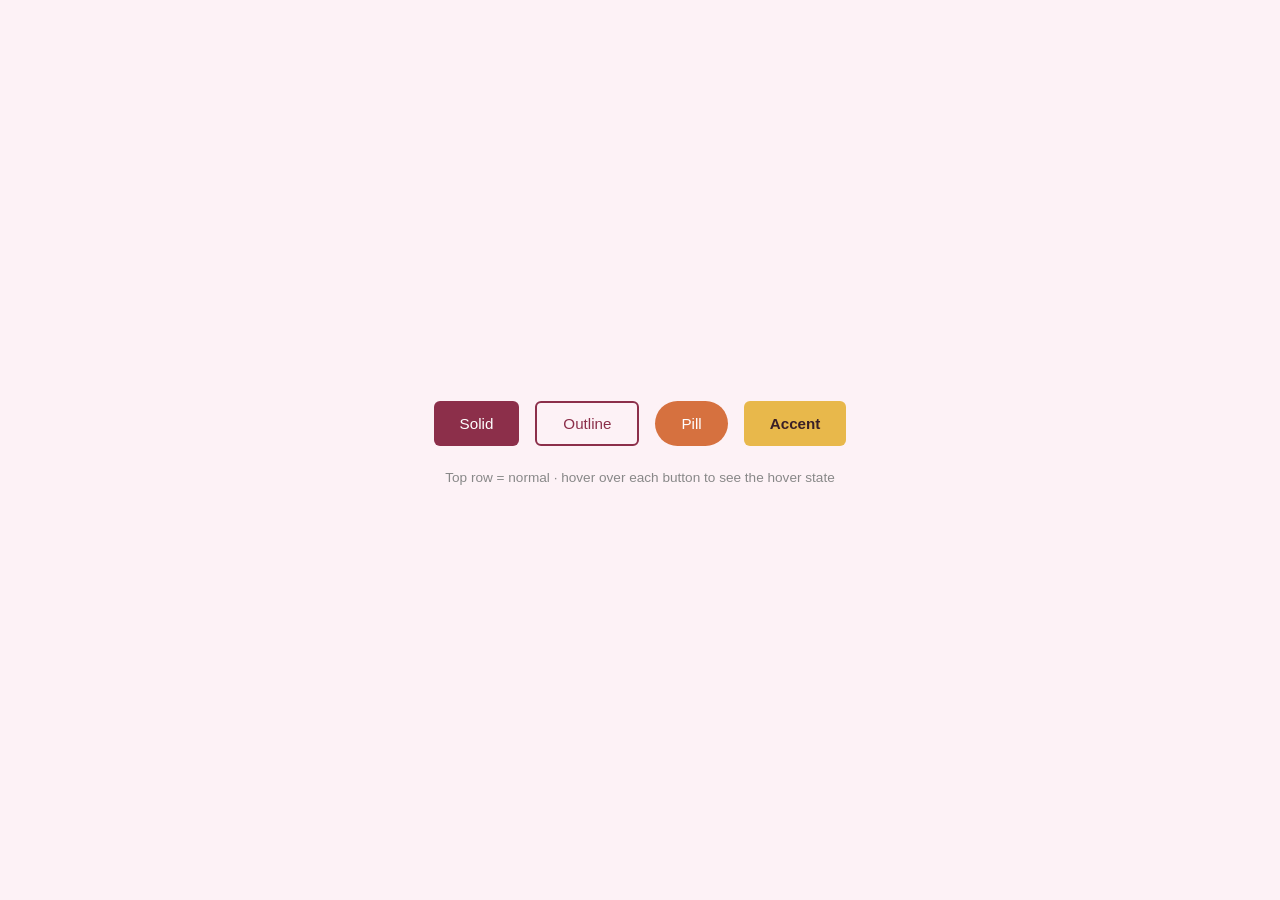
<file: projects/buttons/index.html>
<!DOCTYPE html>
<html lang="en">
<head>
  <meta charset="UTF-8" />
  <title>Button Collection</title>
  <link rel="stylesheet" href="style.css" />
</head>
<body>

  <div class="button-row">
    <button class="btn solid">Solid</button>
    <button class="btn outline">Outline</button>
    <button class="btn pill">Pill</button>
    <button class="btn accent">Accent</button>
  </div>

  <p class="hint">Top row = normal · hover over each button to see the hover state</p>

</body>
</html>
</file>
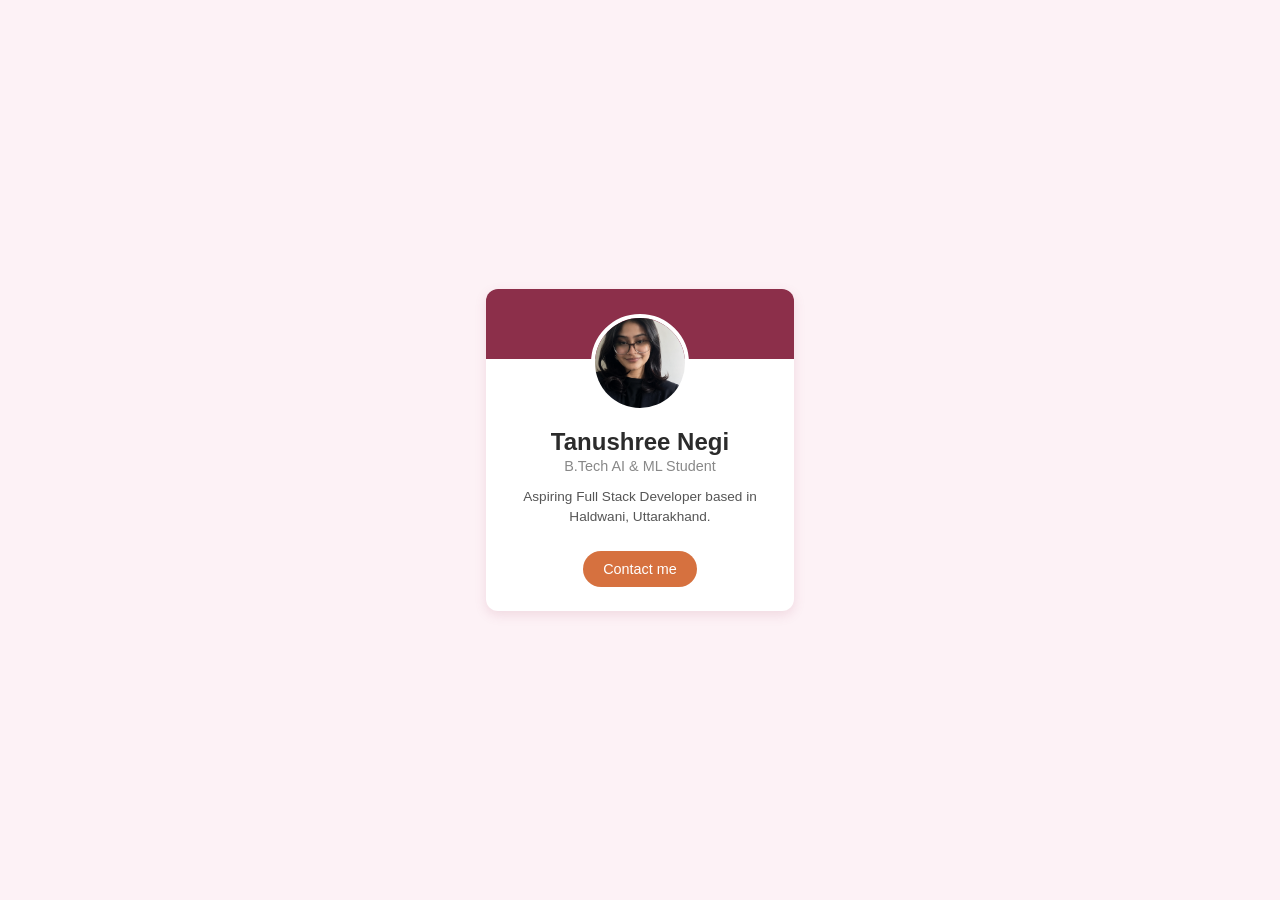
<file: projects/profile-card/index.html>
<!DOCTYPE html>
<html lang="en">
<head>
  <meta charset="UTF-8" />
  <title>Profile Card</title>
  <link rel="stylesheet" href="style.css" />
</head>
<body>

  <div class="card">
<img src="profile.png" alt="Tanushree Negi" class="avatar" />
       <h2>Tanushree Negi</h2>
    <p class="role">B.Tech AI & ML Student</p>
    <p class="bio">Aspiring Full Stack Developer based in Haldwani, Uttarakhand.</p>
    <button class="contact-btn">Contact me</button>
  </div>

</body>
</html>
</file>
<file: style.css>
/* ===== 1. PAGE BASICS ===== */
body {
  font-family: 'Segoe UI', Arial, sans-serif;
  background-color: #fff5f8;
  color: #4a2c33;
  line-height: 1.6;
  margin: 0;
  padding: 0 20px;
}

/* ===== 2. HEADER ===== */
header img {
  border-radius: 50%;
  border: 4px solid #f3a6c0;
}

header h1 {
  color: #d6336c;
  margin-bottom: 4px;
}

header h2 {
  color: #a6486e;
  font-weight: normal;
  font-size: 1.1rem;
}

header a {
  color: #d6336c;
  text-decoration: none;
}

header a:hover {
  text-decoration: underline;
}

/* ===== 3. NAV BAR ===== */
nav {
  background-color: #f8d7e3;
  padding: 12px;
  border-radius: 8px;
  margin: 20px 0;
}

nav a {
  color: #8c3a55;
  text-decoration: none;
}

nav a:hover {
  color: #d6336c;
  text-decoration: underline;
}

/* ===== 4. ASIDE (Quick Facts) ===== */
aside {
  background-color: #fceef3;
  border-left: 4px solid #f3a6c0;
  padding: 15px 20px;
  border-radius: 6px;
  margin: 20px 0;
}

aside h3 {
  color: #d6336c;
  margin-top: 0;
}

/* ===== 5. SECTIONS & HEADINGS ===== */
section {
  margin: 30px 0;
}

section h3 {
  color: #d6336c;
  border-bottom: 2px solid #f3a6c0;
  padding-bottom: 6px;
}

section h4 {
  color: #a6486e;
}

mark {
  background-color: #f8d7e3;
  color: #8c3a55;
  padding: 2px 4px;
  border-radius: 4px;
}

/* ===== 6. TABLES ===== */
table {
  border-collapse: collapse;
  width: 100%;
}

table caption {
  font-weight: bold;
  color: #a6486e;
  margin-bottom: 8px;
}

th {
  background-color: #f3a6c0;
  color: #fff;
  padding: 10px;
}

td {
  padding: 10px;
  border: 1px solid #f8d7e3;
}

tbody tr:nth-child(even) {
  background-color: #fceef3;
}

/* ===== 7. ARTICLES (Projects, Achievements, Leadership cards) ===== */
article {
  background-color: #fff;
  border: 1px solid #f8d7e3;
  border-radius: 8px;
  padding: 16px 20px;
  margin: 15px 0;
  box-shadow: 0 2px 6px rgba(214, 51, 108, 0.08);
}

article h4 {
  margin-top: 0;
  color: #d6336c;
}

article a {
  color: #d6336c;
  font-weight: bold;
  text-decoration: none;
}

article a:hover {
  text-decoration: underline;
}

/* ===== 8. DETAILS (Internship) ===== */
details {
  background-color: #fceef3;
  border-radius: 6px;
  padding: 10px 16px;
  margin: 10px 0;
}

summary {
  color: #d6336c;
  cursor: pointer;
}

/* ===== 9. CONTACT FORM ===== */
form input,
form button {
  font-size: 1rem;
  padding: 8px;
  border-radius: 6px;
  border: 1px solid #f3a6c0;
}

form button {
  background-color: #d6336c;
  color: #fff;
  border: none;
  cursor: pointer;
  padding: 10px 18px;
}

form button:hover {
  background-color: #a6486e;
}

/* ===== 10. FOOTER ===== */
footer {
  border-top: 2px solid #f8d7e3;
  margin-top: 40px;
  padding: 20px 0;
  color: #a6486e;
}

s/* Education & Languages — definition lists */
.education-entry,
.language-entry {
  display: flex;
  justify-content: space-between;
  flex-wrap: wrap;
  gap: 8px;
  padding: 10px 0;
  border-bottom: 1px solid #ddd;
}

.education-entry dt,
.language-entry dt {
  font-weight: 600;
  flex: 1 1 60%;
}

.education-entry dd,
.language-entry dd {
  margin: 0;
  color: #555;
}

.education-entry .meta {
  font-weight: 500;
  color: #b8853a;
}

.education-list,
.language-list {
  margin: 0;
  padding: 0;
}

/* Education & Languages - clean list layout */
.education-list,
.language-list {
  display: grid;
  grid-template-columns: 1fr auto;
  row-gap: 6px;
  column-gap: 16px;
  margin: 0;
}

.education-list dt,
.language-list dt {
  font-weight: 600;
  grid-column: 1;
}

.education-list dd,
.language-list dd {
  margin: 0;
  grid-column: 2;
  color: #6b7280;
}

.education-list dd.meta,
.language-list dd.meta {
  font-style: italic;
}

.centered {
  text-align: center;
}
</file>
<file: revamp/style.css>
:root {
  --primary: #7b3f9e;
  --accent: #ff8fb1;
  --text: #2b2b2b;
  --muted: #6b6b6b;
  --bg: #fdfbff;
  --card-bg: #ffffff;
  --border: #e6dcf0;
}

* { box-sizing: border-box; }

body {
  font-family: "Segoe UI", Roboto, Arial, sans-serif;
  color: var(--text);
  background: var(--bg);
  margin: 0;
  line-height: 1.6;
}

header {
  text-align: center;
  padding: 40px 20px 20px;
  background: linear-gradient(135deg, var(--primary), var(--accent));
  color: #fff;
}

header img {
  border-radius: 50%;
  border: 3px solid #fff;
}

header figcaption { margin-top: 8px; font-style: italic; }

header a { color: #fff; text-decoration: underline; }

nav {
  text-align: center;
  padding: 14px;
  background: #fff;
  border-bottom: 1px solid var(--border);
  position: sticky;
  top: 0;
}

nav a {
  color: var(--primary);
  text-decoration: none;
  margin: 0 6px;
  font-weight: 600;
}

nav a:hover { text-decoration: underline; }

aside {
  max-width: 700px;
  margin: 24px auto;
  padding: 16px 20px;
  background: var(--card-bg);
  border: 1px solid var(--border);
  border-radius: 10px;
}

main {
  max-width: 800px;
  margin: 0 auto;
  padding: 0 20px 40px;
}

section {
  margin-bottom: 32px;
  padding: 20px;
  background: var(--card-bg);
  border: 1px solid var(--border);
  border-radius: 10px;
}

section section {
  border: none;
  padding: 10px 0;
  background: transparent;
}

h1 { margin: 10px 0 4px; }
h2 { font-weight: 400; margin: 0; font-size: 1.05rem; }
h3 { color: var(--primary); border-bottom: 2px solid var(--accent); padding-bottom: 6px; }

table {
  width: 100%;
  border-collapse: collapse;
  margin-top: 10px;
}

th, td {
  border: 1px solid var(--border);
  padding: 8px;
  text-align: left;
}

th { background: #f6effa; }

article {
  margin-bottom: 18px;
  padding-bottom: 12px;
  border-bottom: 1px dashed var(--border);
}

article:last-child { border-bottom: none; }

mark { background: var(--accent); color: #fff; padding: 0 4px; border-radius: 3px; }

details summary { cursor: pointer; font-weight: 600; color: var(--primary); }

footer {
  text-align: center;
  padding: 24px;
  color: var(--muted);
  font-size: 0.9rem;
}

footer a { color: var(--primary); }
</file>
<file: projects/buttons/style.css>
body {
  font-family: 'Segoe UI', Arial, sans-serif;
  background-color: #fdf2f6;
  display: flex;
  flex-direction: column;
  align-items: center;
  justify-content: center;
  height: 100vh;
  margin: 0;
}

.button-row {
  display: flex;
  gap: 16px;
  flex-wrap: wrap;
  justify-content: center;
}

.btn {
  padding: 12px 26px;
  font-size: 0.95rem;
  border: none;
  cursor: pointer;
  transition: background-color 0.2s, color 0.2s;
}

/* Solid button */
.solid {
  background-color: #8c2f4a;
  color: white;
  border-radius: 6px;
}
.solid:hover {
  background-color: #6f2439;
}

/* Outline button */
.outline {
  background-color: transparent;
  color: #8c2f4a;
  border: 2px solid #8c2f4a;
  border-radius: 6px;
}
.outline:hover {
  background-color: #8c2f4a;
  color: white;
}

/* Pill button */
.pill {
  background-color: #d6713f;
  color: white;
  border-radius: 999px;
}
.pill:hover {
  background-color: #b85a30;
}

/* Accent button */
.accent {
  background-color: #e8b84b;
  color: #3a1f27;
  border-radius: 6px;
  font-weight: bold;
}
.accent:hover {
  background-color: #cf9f35;
}

.hint {
  margin-top: 24px;
  color: #888;
  font-size: 0.85rem;
}
</file>
<file: projects/profile-card/style.css>
body {
  font-family: 'Segoe UI', Arial, sans-serif;
  background-color: #fdf2f6;
  display: flex;
  justify-content: center;
  align-items: center;
  height: 100vh;
  margin: 0;
}

.card {
  background-color: #ffffff;
  border-radius: 12px;
  text-align: center;
  padding: 0 24px 24px 24px;
  width: 260px;
  box-shadow: 0 4px 12px rgba(166, 72, 110, 0.15);
  overflow: hidden;
}

.card::before {
  content: "";
  display: block;
  height: 70px;
  background-color: #8c2f4a;
  margin: 0 -24px 0 -24px;
}

.avatar {
  width: 90px;
  height: 90px;
  border-radius: 50%;
  border: 4px solid #ffffff;
  margin-top: -45px;
  object-fit: cover;
}

.card h2 {
  margin: 12px 0 2px;
  color: #2b2b2b;
}

.role {
  color: #888;
  margin: 0 0 12px;
  font-size: 0.9rem;
}

.bio {
  color: #555;
  font-size: 0.85rem;
  line-height: 1.4;
}

.contact-btn {
  background-color: #d6713f;
  color: white;
  border: none;
  padding: 10px 20px;
  border-radius: 20px;
  margin-top: 12px;
  cursor: pointer;
  font-size: 0.9rem;
}

.contact-btn:hover {
  background-color: #b85a30;
}
</file>
